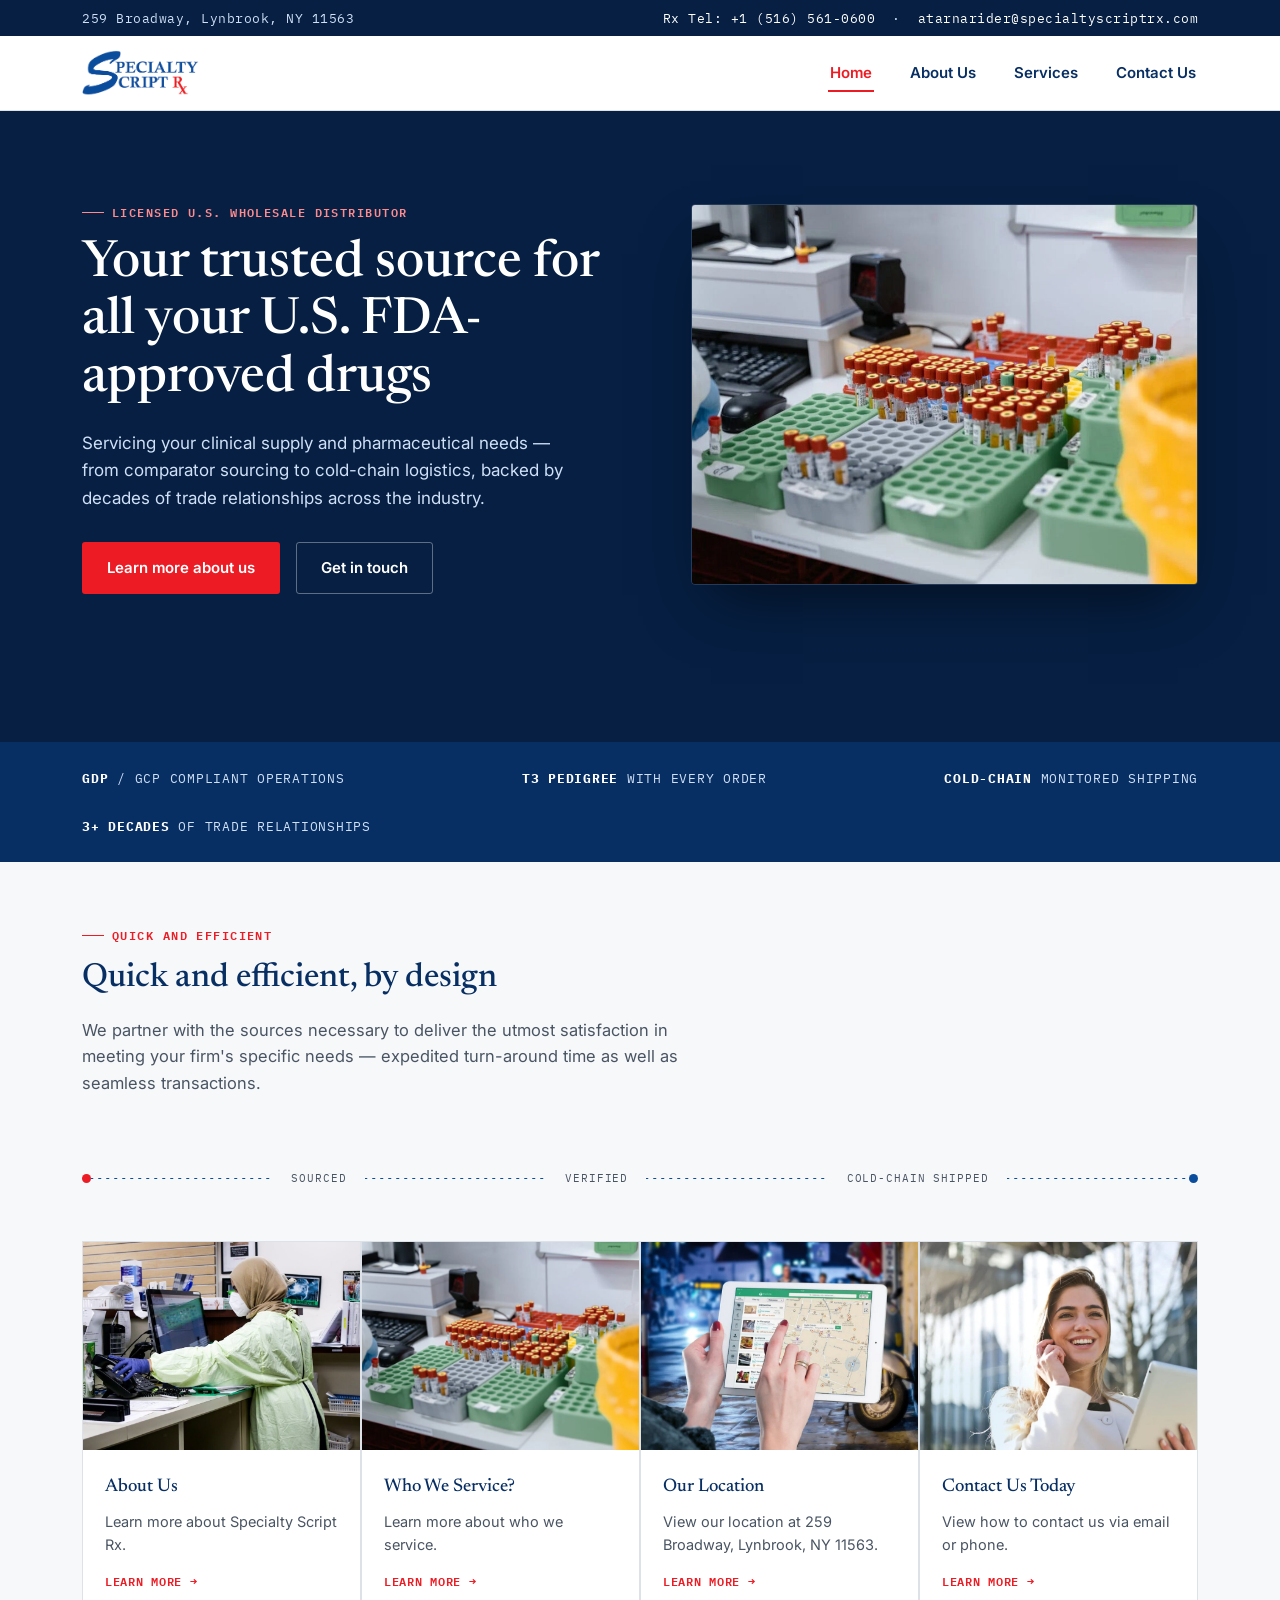
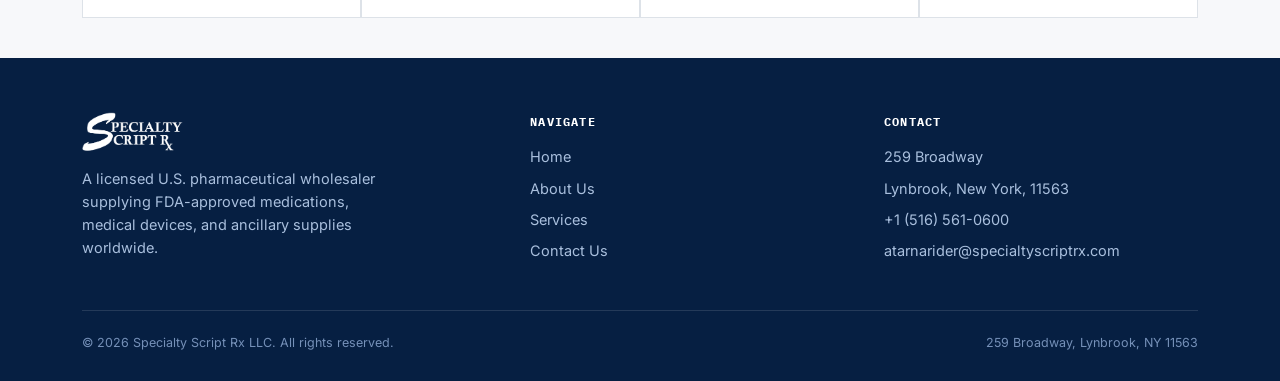
<file: index.html>
<!DOCTYPE html>
<html lang="en-US">
<head>
<meta charset="UTF-8">
<meta name="viewport" content="width=device-width, initial-scale=1.0">
<title>Specialty Script Rx — U.S. FDA-Approved Pharmaceutical Wholesale</title>
<meta name="description" content="Specialty Script Rx is a licensed U.S. pharmaceutical wholesaler supplying FDA-approved brand, generic, specialty, and orphan drugs with cold-chain logistics and clinical trial support.">
<link rel="icon" href="favicon.png">
<link rel="stylesheet" href="style.css">
</head>
<body>
<a class="skip-link" href="#main">Skip to content</a>

<div class="top-bar">
  <div class="wrap">
    <span>259 Broadway, Lynbrook, NY 11563</span>
    <span><a href="tel:+15165610600">Rx Tel: +1 (516) 561-0600</a> &nbsp;·&nbsp; <a href="mailto:atarnarider@specialtyscriptrx.com">atarnarider@specialtyscriptrx.com</a></span>
  </div>
</div>

<header class="site-header">
  <div class="wrap">
    <a class="brand" href="index.html" aria-label="Specialty Script Rx home">
      <img src="logo.png" alt="Specialty Script Rx">
    </a>
    <button class="nav-toggle" aria-expanded="false" aria-controls="main-nav">Menu</button>
    <nav class="main-nav" id="main-nav">
      <ul>
        <li><a href="index.html" aria-current="page">Home</a></li>
        <li><a href="about-us.html">About Us</a></li>
        <li><a href="services.html">Services</a></li>
        <li><a href="contact-us.html">Contact Us</a></li>
      </ul>
    </nav>
  </div>
</header>

<main id="main">

  <section class="hero">
    <div class="wrap hero-grid">
      <div>
        <span class="eyebrow">Licensed U.S. Wholesale Distributor</span>
        <h1>Your trusted source for all your U.S. FDA-approved drugs</h1>
        <p class="lede">Servicing your clinical supply and pharmaceutical needs — from comparator sourcing to cold-chain logistics, backed by decades of trade relationships across the industry.</p>
        <a class="btn btn-primary" href="about-us.html">Learn more about us</a>
        <a class="btn btn-outline" href="contact-us.html" style="margin-left:12px;">Get in touch</a>
      </div>
      <div class="hero-photo">
        <img src="hero-fda-drugs.jpg" alt="Pharmacist reviewing inventory in a clinical supply facility">
      </div>
    </div>
  </section>

  <div class="compliance-strip">
    <div class="wrap">
      <span><strong>GDP</strong> / GCP Compliant Operations</span>
      <span><strong>T3 Pedigree</strong> With Every Order</span>
      <span><strong>Cold-Chain</strong> Monitored Shipping</span>
      <span><strong>3+ Decades</strong> of Trade Relationships</span>
    </div>
  </div>

  <section class="intro-block">
    <div class="wrap">
      <span class="eyebrow">Quick and Efficient</span>
      <h2 class="section-title">Quick and efficient, by design</h2>
      <p class="section-lede">We partner with the sources necessary to deliver the utmost satisfaction in meeting your firm's specific needs — expedited turn-around time as well as seamless transactions.</p>
    </div>
  </section>

  <div class="route-divider" aria-hidden="true">
    <span class="node origin"></span>
    <span class="segment"></span>
    <span class="label">Sourced</span>
    <span class="segment"></span>
    <span class="label">Verified</span>
    <span class="segment"></span>
    <span class="label">Cold-Chain Shipped</span>
    <span class="segment"></span>
    <span class="node"></span>
  </div>

  <section class="tight">
    <div class="wrap">
      <div class="card-grid">

        <div class="card">
          <figure><img src="home-about-us.jpeg" alt="Team discussing pharmaceutical operations"></figure>
          <div class="card-body">
            <h3>About Us</h3>
            <p>Learn more about Specialty Script Rx.</p>
            <a class="card-link" href="about-us.html">Learn More →</a>
          </div>
        </div>

        <div class="card">
          <figure><img src="home-who-we-service.jpg" alt="Clinical supply professional at work"></figure>
          <div class="card-body">
            <h3>Who We Service?</h3>
            <p>Learn more about who we service.</p>
            <a class="card-link" href="services.html">Learn More →</a>
          </div>
        </div>

        <div class="card">
          <figure><img src="home-our-location.jpg" alt="Map and location tools"></figure>
          <div class="card-body">
            <h3>Our Location</h3>
            <p>View our location at 259 Broadway, Lynbrook, NY 11563.</p>
            <a class="card-link" href="contact-us.html">Learn More →</a>
          </div>
        </div>

        <div class="card">
          <figure><img src="home-contact-us.jpg" alt="Contact and support"></figure>
          <div class="card-body">
            <h3>Contact Us Today</h3>
            <p>View how to contact us via email or phone.</p>
            <a class="card-link" href="contact-us.html">Learn More →</a>
          </div>
        </div>

      </div>
    </div>
  </section>

</main>

<footer class="site-footer">
  <div class="wrap">
    <div class="footer-grid">
      <div>
        <div class="brand"><img src="logo.png" alt="Specialty Script Rx"></div>
        <p style="max-width:34ch; font-size:14.5px;">A licensed U.S. pharmaceutical wholesaler supplying FDA-approved medications, medical devices, and ancillary supplies worldwide.</p>
      </div>
      <div>
        <h4>Navigate</h4>
        <ul>
          <li><a href="index.html">Home</a></li>
          <li><a href="about-us.html">About Us</a></li>
          <li><a href="services.html">Services</a></li>
          <li><a href="contact-us.html">Contact Us</a></li>
        </ul>
      </div>
      <div>
        <h4>Contact</h4>
        <ul>
          <li>259 Broadway</li>
          <li>Lynbrook, New York, 11563</li>
          <li><a href="tel:+15165610600">+1 (516) 561-0600</a></li>
          <li><a href="mailto:atarnarider@specialtyscriptrx.com">atarnarider@specialtyscriptrx.com</a></li>
        </ul>
      </div>
    </div>
    <div class="fine-print">
      <span>© 2026 Specialty Script Rx LLC. All rights reserved.</span>
      <span>259 Broadway, Lynbrook, NY 11563</span>
    </div>
  </div>
</footer>

<script>
  document.querySelector('.nav-toggle').addEventListener('click', function () {
    var nav = document.getElementById('main-nav');
    var open = nav.classList.toggle('open');
    this.setAttribute('aria-expanded', open);
  });
</script>
</body>
</html>
</file>
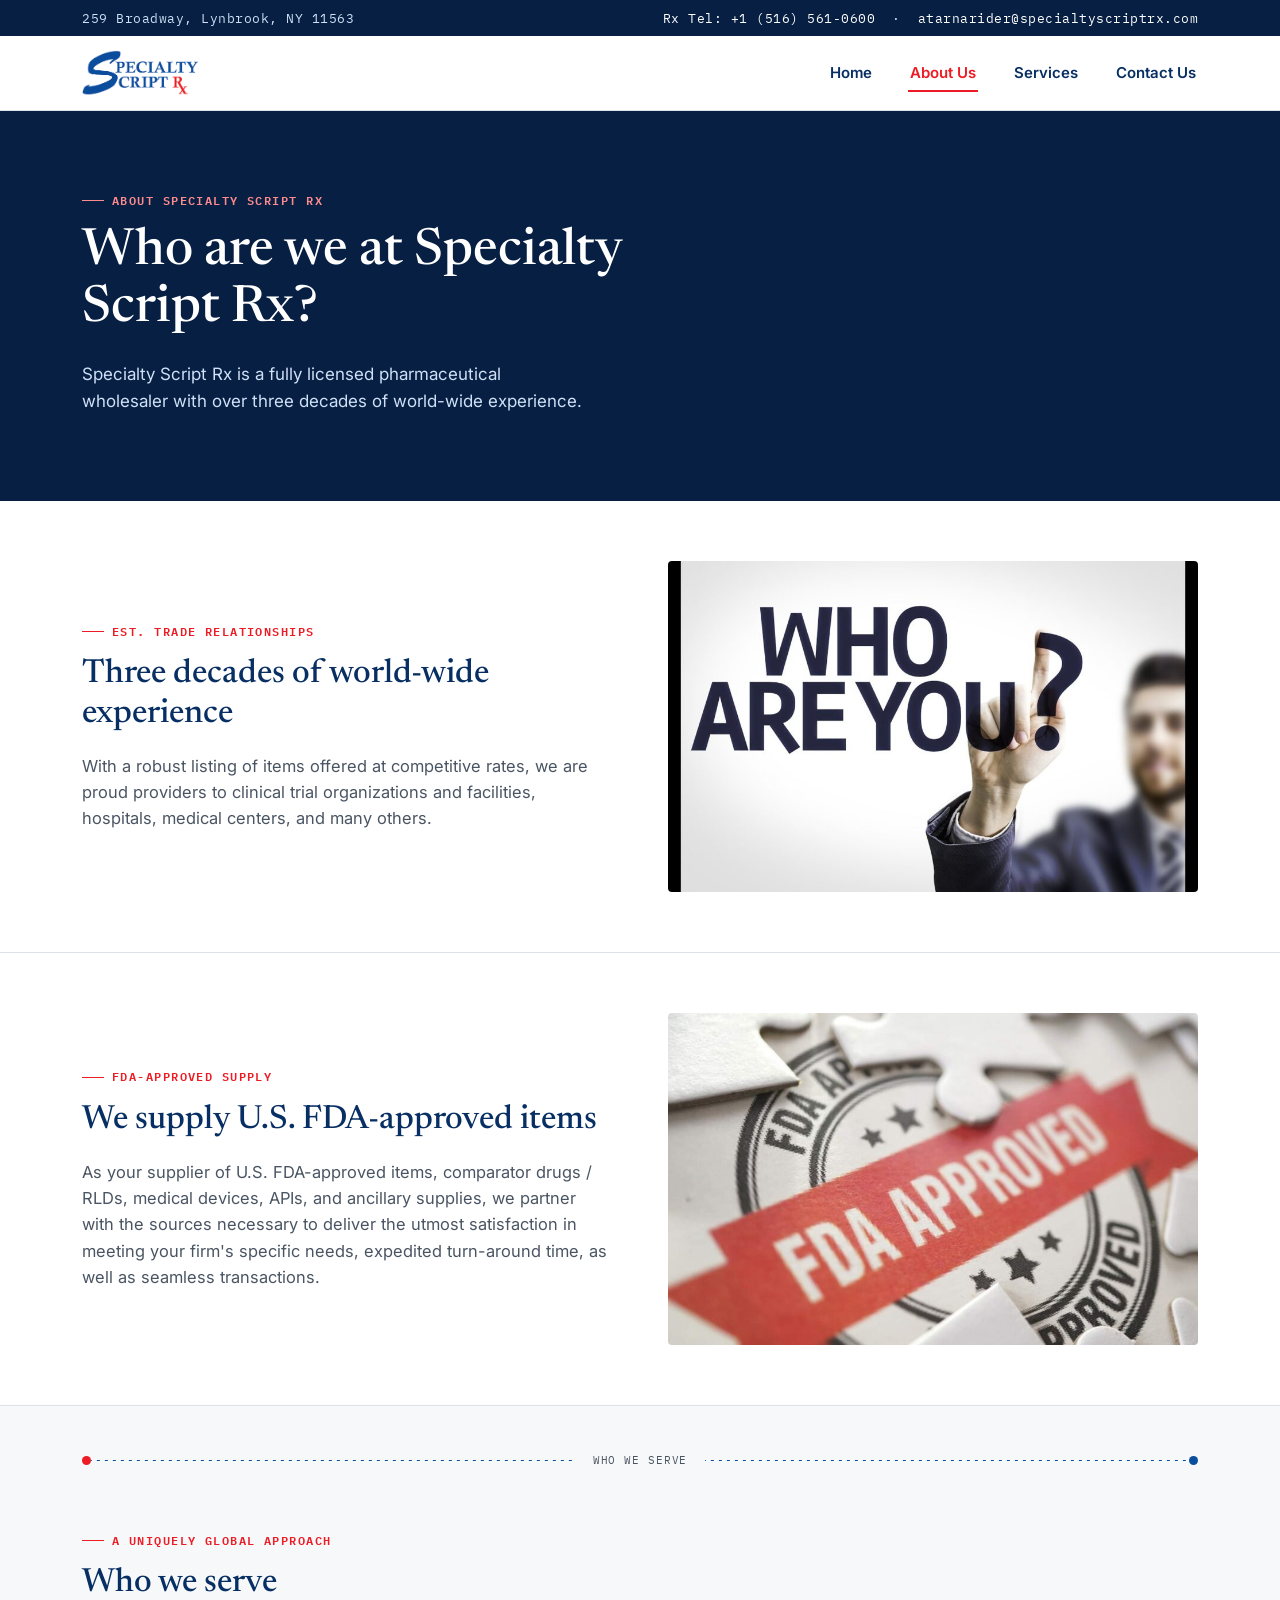
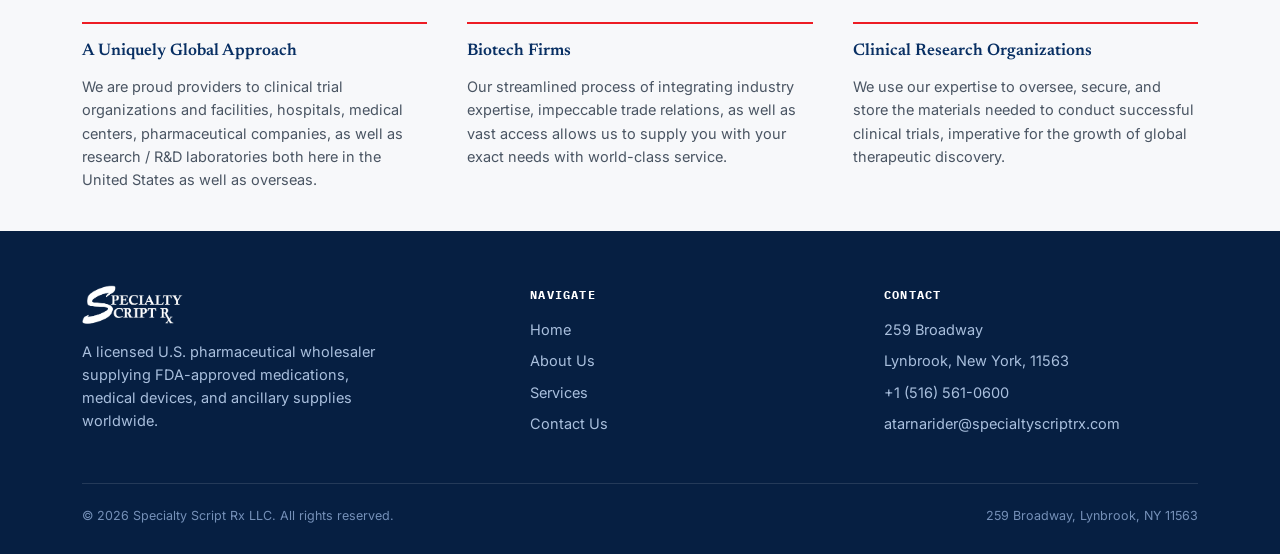
<file: about-us.html>
<!DOCTYPE html>
<html lang="en-US">
<head>
<meta charset="UTF-8">
<meta name="viewport" content="width=device-width, initial-scale=1.0">
<title>About Us — Specialty Script Rx</title>
<meta name="description" content="Specialty Script Rx is a fully licensed pharmaceutical wholesaler with over three decades of world-wide experience serving clinical trials, hospitals, and biotech firms.">
<link rel="icon" href="favicon.png">
<link rel="stylesheet" href="style.css">
</head>
<body>
<a class="skip-link" href="#main">Skip to content</a>

<div class="top-bar">
  <div class="wrap">
    <span>259 Broadway, Lynbrook, NY 11563</span>
    <span><a href="tel:+15165610600">Rx Tel: +1 (516) 561-0600</a> &nbsp;·&nbsp; <a href="mailto:atarnarider@specialtyscriptrx.com">atarnarider@specialtyscriptrx.com</a></span>
  </div>
</div>

<header class="site-header">
  <div class="wrap">
    <a class="brand" href="index.html" aria-label="Specialty Script Rx home">
      <img src="logo.png" alt="Specialty Script Rx">
    </a>
    <button class="nav-toggle" aria-expanded="false" aria-controls="main-nav">Menu</button>
    <nav class="main-nav" id="main-nav">
      <ul>
        <li><a href="index.html">Home</a></li>
        <li><a href="about-us.html" aria-current="page">About Us</a></li>
        <li><a href="services.html">Services</a></li>
        <li><a href="contact-us.html">Contact Us</a></li>
      </ul>
    </nav>
  </div>
</header>

<main id="main">

  <section class="hero" style="padding-bottom: 0;">
    <div class="wrap" style="padding: 64px 32px 56px;">
      <span class="eyebrow">About Specialty Script Rx</span>
      <h1 style="max-width: 22ch;">Who are we at Specialty Script Rx?</h1>
      <p class="lede">Specialty Script Rx is a fully licensed pharmaceutical wholesaler with over three decades of world-wide experience.</p>
    </div>
  </section>

  <section class="feature-band" style="border-top:none;">
    <div class="wrap">
      <div class="feature-split">
        <div class="feature-copy">
          <span class="eyebrow">Est. Trade Relationships</span>
          <h2 class="section-title">Three decades of world-wide experience</h2>
          <p class="section-lede">With a robust listing of items offered at competitive rates, we are proud providers to clinical trial organizations and facilities, hospitals, medical centers, and many others.</p>
        </div>
        <div class="feature-media">
          <img src="about-who-are-we.jpg" alt="Pharmaceutical distribution operations">
        </div>
      </div>
    </div>
  </section>

  <section class="feature-band" style="border-top:none;">
    <div class="wrap">
      <div class="feature-split reverse">
        <div class="feature-copy">
          <span class="eyebrow">FDA-Approved Supply</span>
          <h2 class="section-title">We supply U.S. FDA-approved items</h2>
          <p class="section-lede">As your supplier of U.S. FDA-approved items, comparator drugs / RLDs, medical devices, APIs, and ancillary supplies, we partner with the sources necessary to deliver the utmost satisfaction in meeting your firm's specific needs, expedited turn-around time, as well as seamless transactions.</p>
        </div>
        <div class="feature-media">
          <img src="about-fda-items.jpg" alt="FDA regulatory compliance and clinical supply">
        </div>
      </div>
    </div>
  </section>

  <div class="route-divider" aria-hidden="true">
    <span class="node origin"></span>
    <span class="segment"></span>
    <span class="label">Who We Serve</span>
    <span class="segment"></span>
    <span class="node"></span>
  </div>

  <section class="tight">
    <div class="wrap">
      <span class="eyebrow">A Uniquely Global Approach</span>
      <h2 class="section-title">Who we serve</h2>
      <div class="capability-trio">
        <div>
          <h3>A Uniquely Global Approach</h3>
          <p>We are proud providers to clinical trial organizations and facilities, hospitals, medical centers, pharmaceutical companies, as well as research / R&amp;D laboratories both here in the United States as well as overseas.</p>
        </div>
        <div>
          <h3>Biotech Firms</h3>
          <p>Our streamlined process of integrating industry expertise, impeccable trade relations, as well as vast access allows us to supply you with your exact needs with world-class service.</p>
        </div>
        <div>
          <h3>Clinical Research Organizations</h3>
          <p>We use our expertise to oversee, secure, and store the materials needed to conduct successful clinical trials, imperative for the growth of global therapeutic discovery.</p>
        </div>
      </div>
    </div>
  </section>

</main>

<footer class="site-footer">
  <div class="wrap">
    <div class="footer-grid">
      <div>
        <div class="brand"><img src="logo.png" alt="Specialty Script Rx"></div>
        <p style="max-width:34ch; font-size:14.5px;">A licensed U.S. pharmaceutical wholesaler supplying FDA-approved medications, medical devices, and ancillary supplies worldwide.</p>
      </div>
      <div>
        <h4>Navigate</h4>
        <ul>
          <li><a href="index.html">Home</a></li>
          <li><a href="about-us.html">About Us</a></li>
          <li><a href="services.html">Services</a></li>
          <li><a href="contact-us.html">Contact Us</a></li>
        </ul>
      </div>
      <div>
        <h4>Contact</h4>
        <ul>
          <li>259 Broadway</li>
          <li>Lynbrook, New York, 11563</li>
          <li><a href="tel:+15165610600">+1 (516) 561-0600</a></li>
          <li><a href="mailto:atarnarider@specialtyscriptrx.com">atarnarider@specialtyscriptrx.com</a></li>
        </ul>
      </div>
    </div>
    <div class="fine-print">
      <span>© 2026 Specialty Script Rx LLC. All rights reserved.</span>
      <span>259 Broadway, Lynbrook, NY 11563</span>
    </div>
  </div>
</footer>

<script>
  document.querySelector('.nav-toggle').addEventListener('click', function () {
    var nav = document.getElementById('main-nav');
    var open = nav.classList.toggle('open');
    this.setAttribute('aria-expanded', open);
  });
</script>
</body>
</html>
</file>
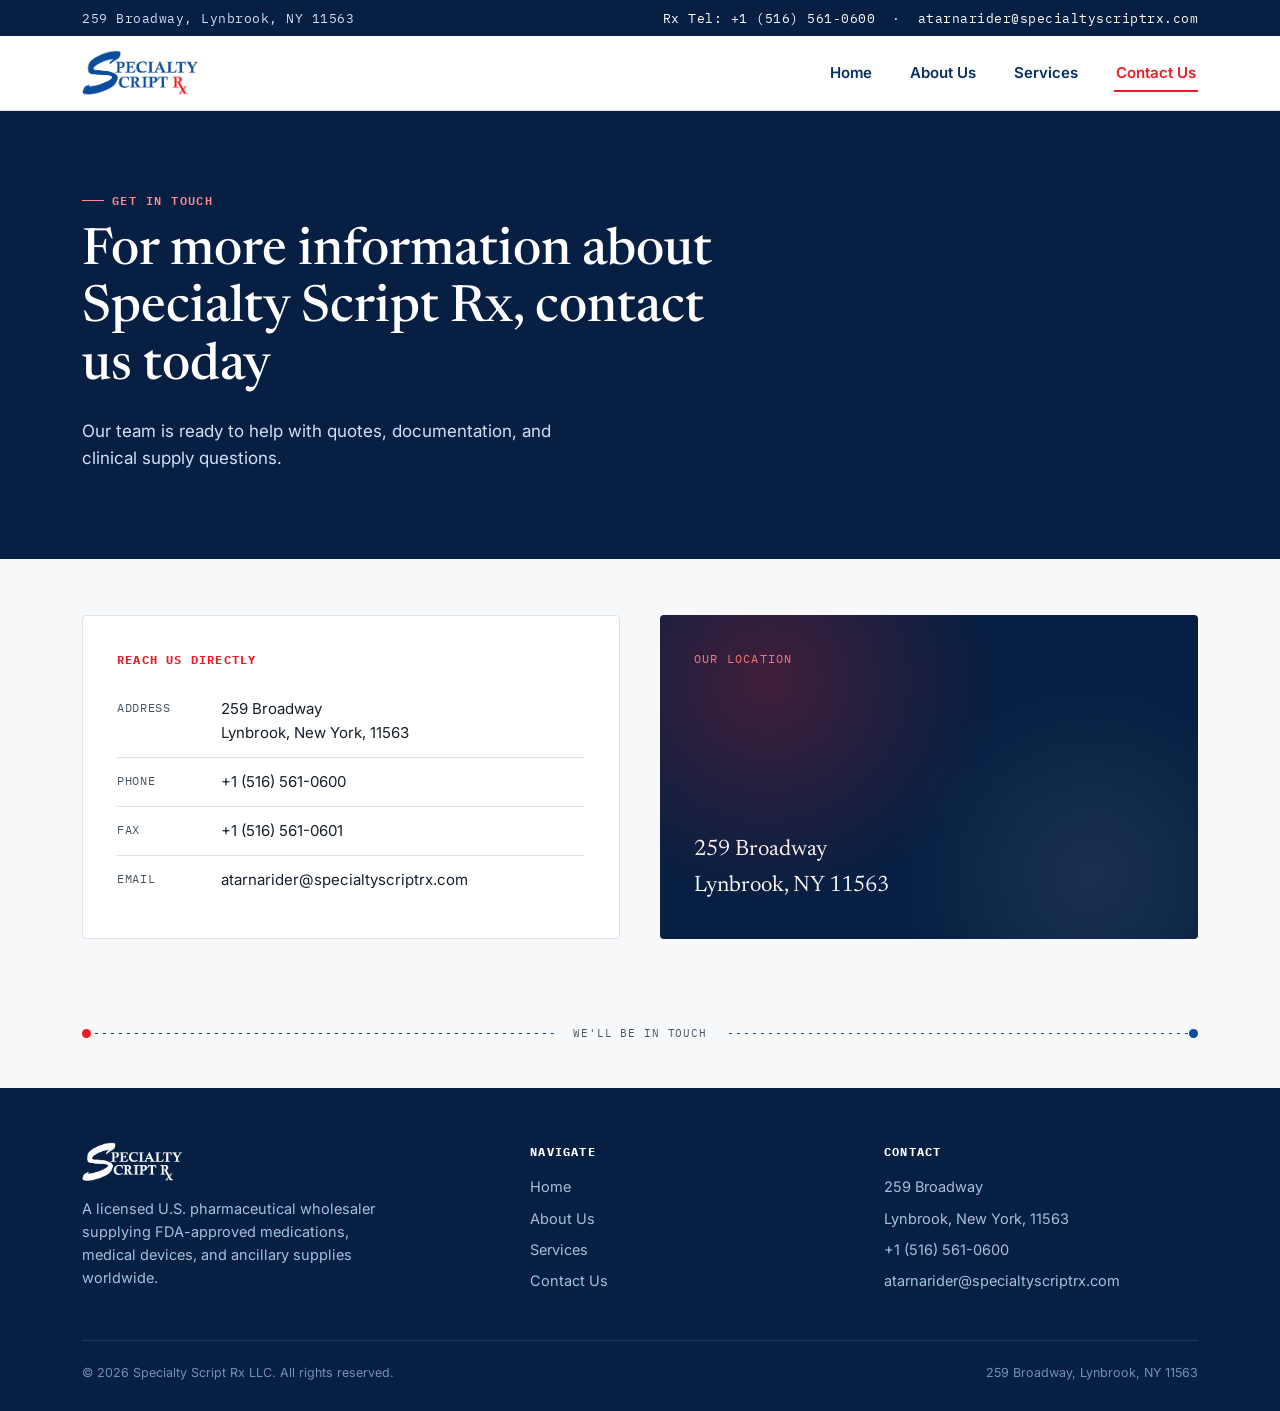
<file: contact-us.html>
<!DOCTYPE html>
<html lang="en-US">
<head>
<meta charset="UTF-8">
<meta name="viewport" content="width=device-width, initial-scale=1.0">
<title>Contact Us — Specialty Script Rx</title>
<meta name="description" content="Contact Specialty Script Rx at 259 Broadway, Lynbrook, New York, 11563 — +1 (516) 561-0600.">
<link rel="icon" href="favicon.png">
<link rel="stylesheet" href="style.css">
</head>
<body>
<a class="skip-link" href="#main">Skip to content</a>

<div class="top-bar">
  <div class="wrap">
    <span>259 Broadway, Lynbrook, NY 11563</span>
    <span><a href="tel:+15165610600">Rx Tel: +1 (516) 561-0600</a> &nbsp;·&nbsp; <a href="mailto:atarnarider@specialtyscriptrx.com">atarnarider@specialtyscriptrx.com</a></span>
  </div>
</div>

<header class="site-header">
  <div class="wrap">
    <a class="brand" href="index.html" aria-label="Specialty Script Rx home">
      <img src="logo.png" alt="Specialty Script Rx">
    </a>
    <button class="nav-toggle" aria-expanded="false" aria-controls="main-nav">Menu</button>
    <nav class="main-nav" id="main-nav">
      <ul>
        <li><a href="index.html">Home</a></li>
        <li><a href="about-us.html">About Us</a></li>
        <li><a href="services.html">Services</a></li>
        <li><a href="contact-us.html" aria-current="page">Contact Us</a></li>
      </ul>
    </nav>
  </div>
</header>

<main id="main">

  <section class="hero" style="padding-bottom: 0;">
    <div class="wrap" style="padding: 64px 32px 56px;">
      <span class="eyebrow">Get In Touch</span>
      <h1 style="max-width: 22ch;">For more information about Specialty Script Rx, contact us today</h1>
      <p class="lede">Our team is ready to help with quotes, documentation, and clinical supply questions.</p>
    </div>
  </section>

  <section class="tight" style="padding-top: 56px;">
    <div class="wrap">
      <div class="contact-grid">

        <div class="contact-card">
          <h3>Reach Us Directly</h3>
          <div class="contact-line">
            <span class="k">Address</span>
            <span>259 Broadway<br>Lynbrook, New York, 11563</span>
          </div>
          <div class="contact-line">
            <span class="k">Phone</span>
            <a href="tel:+15165610600">+1 (516) 561-0600</a>
          </div>
          <div class="contact-line">
            <span class="k">Fax</span>
            <span>+1 (516) 561-0601</span>
          </div>
          <div class="contact-line">
            <span class="k">Email</span>
            <a href="mailto:atarnarider@specialtyscriptrx.com">atarnarider@specialtyscriptrx.com</a>
          </div>
        </div>

        <div class="location-visual">
          <span class="pin">Our Location</span>
          <div>
            <div class="addr">259 Broadway<br>Lynbrook, NY 11563</div>
          </div>
        </div>

      </div>
    </div>
  </section>

  <div class="route-divider" aria-hidden="true">
    <span class="node origin"></span>
    <span class="segment"></span>
    <span class="label">We'll Be In Touch</span>
    <span class="segment"></span>
    <span class="node"></span>
  </div>

</main>

<footer class="site-footer">
  <div class="wrap">
    <div class="footer-grid">
      <div>
        <div class="brand"><img src="logo.png" alt="Specialty Script Rx"></div>
        <p style="max-width:34ch; font-size:14.5px;">A licensed U.S. pharmaceutical wholesaler supplying FDA-approved medications, medical devices, and ancillary supplies worldwide.</p>
      </div>
      <div>
        <h4>Navigate</h4>
        <ul>
          <li><a href="index.html">Home</a></li>
          <li><a href="about-us.html">About Us</a></li>
          <li><a href="services.html">Services</a></li>
          <li><a href="contact-us.html">Contact Us</a></li>
        </ul>
      </div>
      <div>
        <h4>Contact</h4>
        <ul>
          <li>259 Broadway</li>
          <li>Lynbrook, New York, 11563</li>
          <li><a href="tel:+15165610600">+1 (516) 561-0600</a></li>
          <li><a href="mailto:atarnarider@specialtyscriptrx.com">atarnarider@specialtyscriptrx.com</a></li>
        </ul>
      </div>
    </div>
    <div class="fine-print">
      <span>© 2026 Specialty Script Rx LLC. All rights reserved.</span>
      <span>259 Broadway, Lynbrook, NY 11563</span>
    </div>
  </div>
</footer>

<script>
  document.querySelector('.nav-toggle').addEventListener('click', function () {
    var nav = document.getElementById('main-nav');
    var open = nav.classList.toggle('open');
    this.setAttribute('aria-expanded', open);
  });
</script>
</body>
</html>
</file>
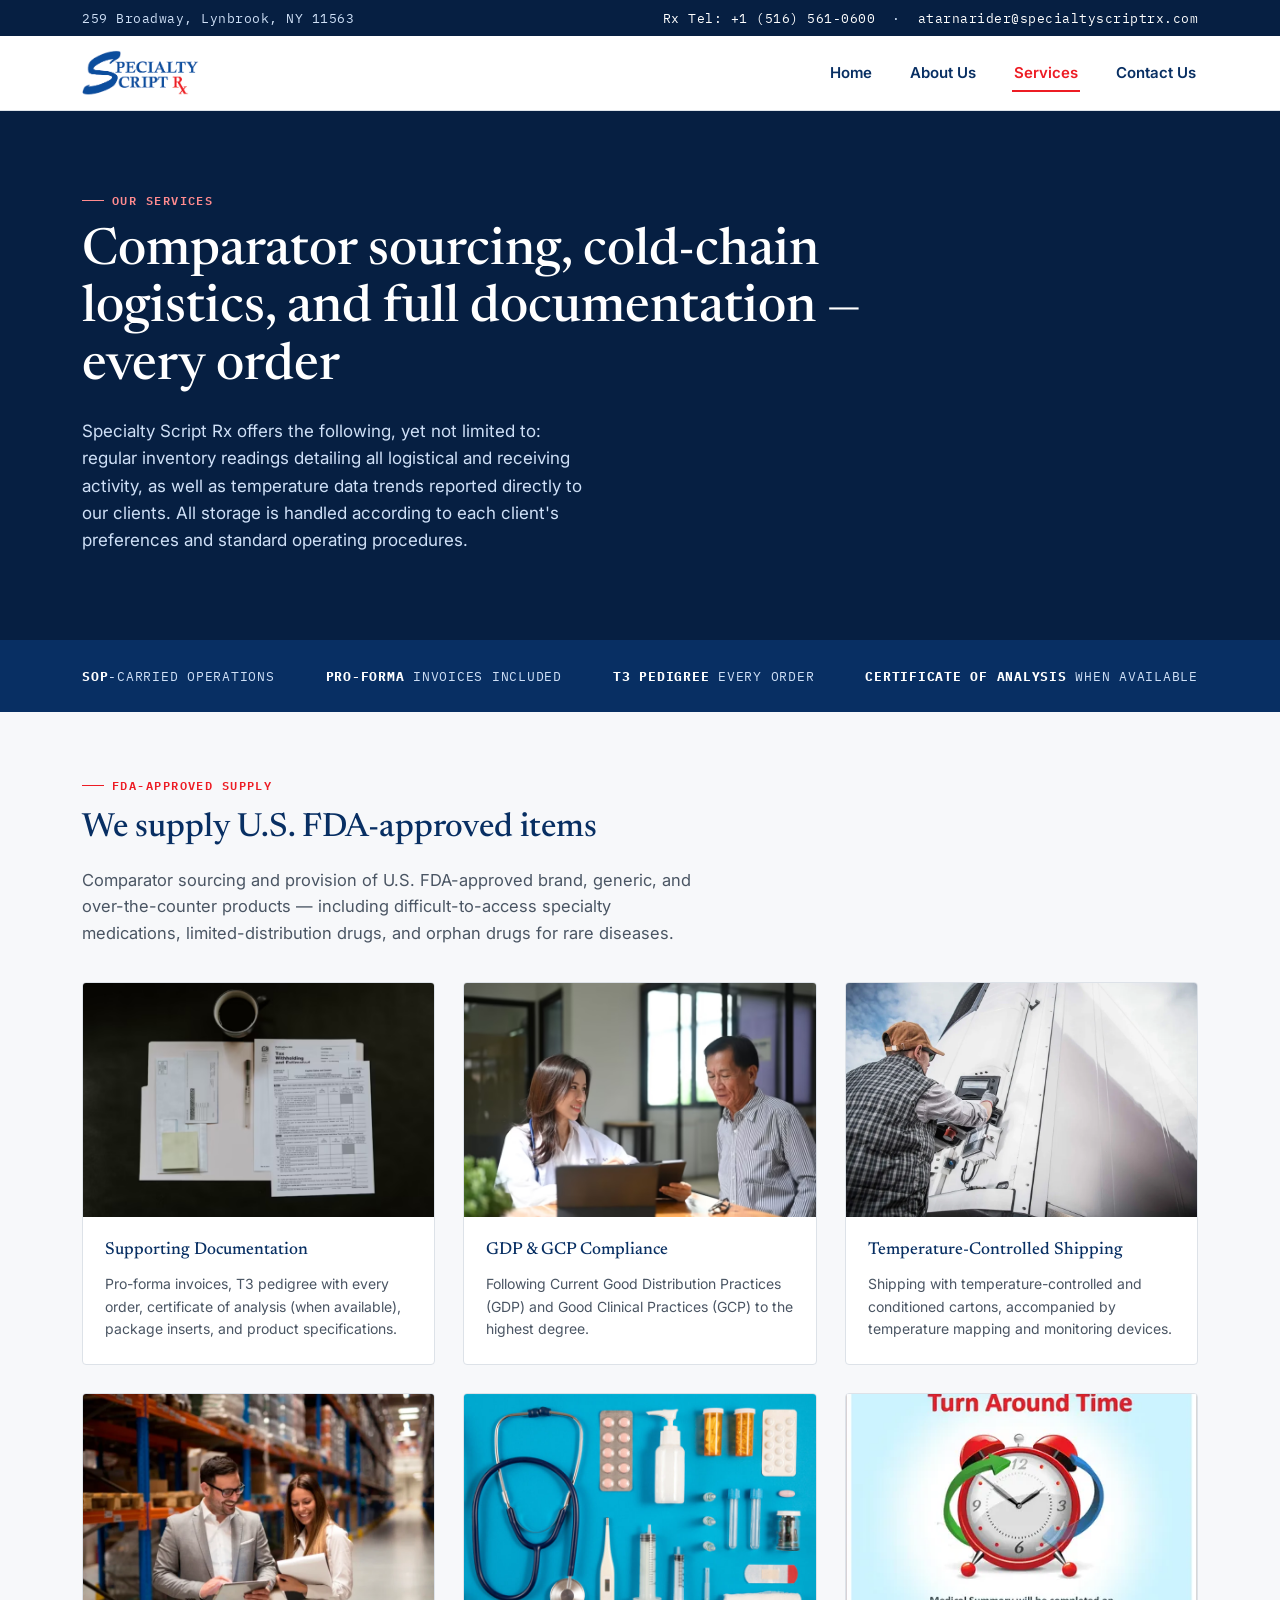
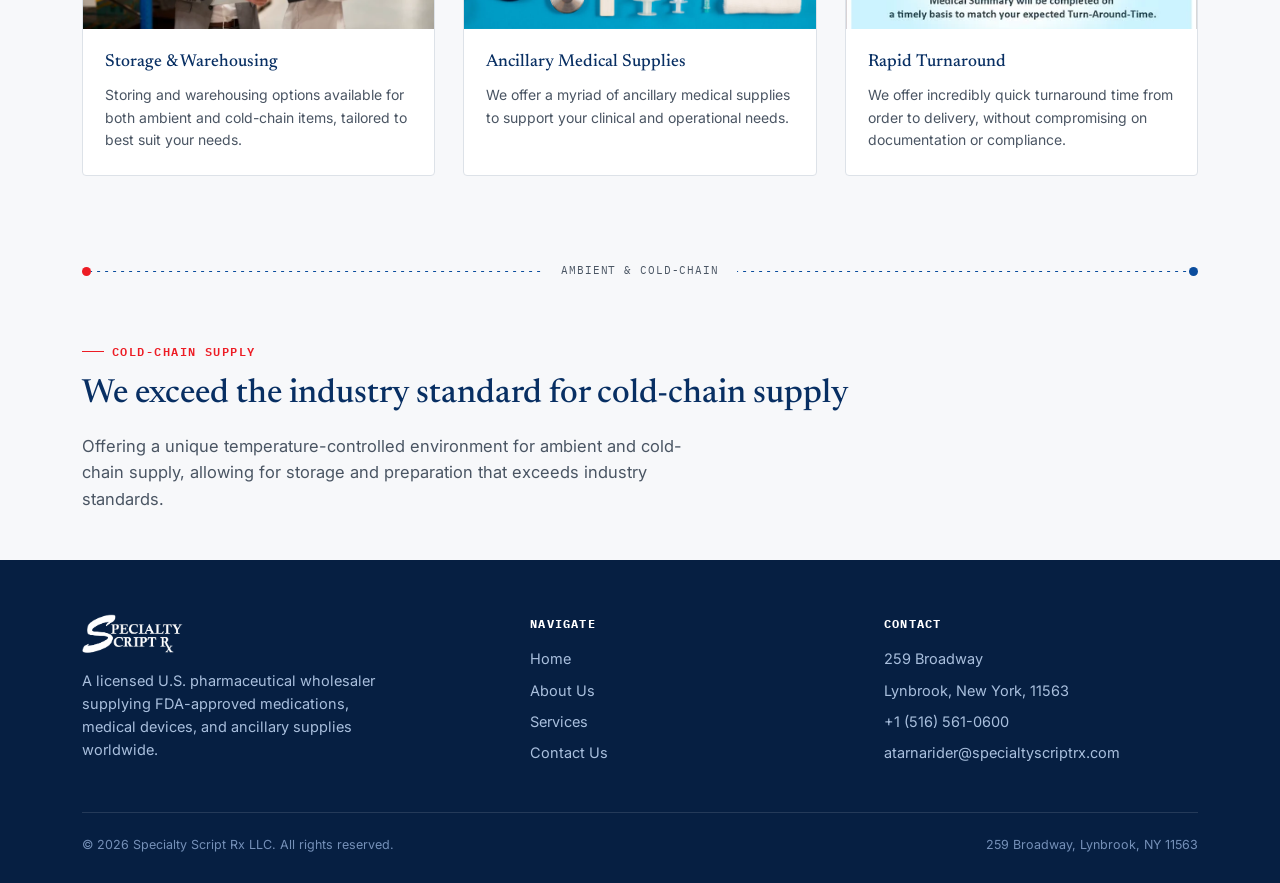
<file: services.html>
<!DOCTYPE html>
<html lang="en-US">
<head>
<meta charset="UTF-8">
<meta name="viewport" content="width=device-width, initial-scale=1.0">
<title>Services — Specialty Script Rx</title>
<meta name="description" content="Comparator sourcing, FDA-approved brand and generic products, cold-chain logistics, and GDP/GCP-compliant operations from Specialty Script Rx.">
<link rel="icon" href="favicon.png">
<link rel="stylesheet" href="style.css">
</head>
<body>
<a class="skip-link" href="#main">Skip to content</a>

<div class="top-bar">
  <div class="wrap">
    <span>259 Broadway, Lynbrook, NY 11563</span>
    <span><a href="tel:+15165610600">Rx Tel: +1 (516) 561-0600</a> &nbsp;·&nbsp; <a href="mailto:atarnarider@specialtyscriptrx.com">atarnarider@specialtyscriptrx.com</a></span>
  </div>
</div>

<header class="site-header">
  <div class="wrap">
    <a class="brand" href="index.html" aria-label="Specialty Script Rx home">
      <img src="logo.png" alt="Specialty Script Rx">
    </a>
    <button class="nav-toggle" aria-expanded="false" aria-controls="main-nav">Menu</button>
    <nav class="main-nav" id="main-nav">
      <ul>
        <li><a href="index.html">Home</a></li>
        <li><a href="about-us.html">About Us</a></li>
        <li><a href="services.html" aria-current="page">Services</a></li>
        <li><a href="contact-us.html">Contact Us</a></li>
      </ul>
    </nav>
  </div>
</header>

<main id="main">

  <section class="hero" style="padding-bottom: 0;">
    <div class="wrap" style="padding: 64px 32px 56px;">
      <span class="eyebrow">Our Services</span>
      <h1 style="max-width: 26ch;">Comparator sourcing, cold-chain logistics, and full documentation — every order</h1>
      <p class="lede">Specialty Script Rx offers the following, yet not limited to: regular inventory readings detailing all logistical and receiving activity, as well as temperature data trends reported directly to our clients. All storage is handled according to each client's preferences and standard operating procedures.</p>
    </div>
  </section>

  <div class="compliance-strip">
    <div class="wrap">
      <span><strong>SOP</strong>-Carried Operations</span>
      <span><strong>Pro-Forma</strong> Invoices Included</span>
      <span><strong>T3 Pedigree</strong> Every Order</span>
      <span><strong>Certificate of Analysis</strong> When Available</span>
    </div>
  </div>

  <section class="intro-block">
    <div class="wrap">
      <span class="eyebrow">FDA-Approved Supply</span>
      <h2 class="section-title">We supply U.S. FDA-approved items</h2>
      <p class="section-lede">Comparator sourcing and provision of U.S. FDA-approved brand, generic, and over-the-counter products — including difficult-to-access specialty medications, limited-distribution drugs, and orphan drugs for rare diseases.</p>
    </div>
  </section>

  <section class="tight">
    <div class="wrap">
      <div class="service-grid">

        <div class="service-card">
          <figure><img src="services-documentation.avif" alt="Supporting documentation and pedigree paperwork"></figure>
          <div class="body">
            <h3>Supporting Documentation</h3>
            <p>Pro-forma invoices, T3 pedigree with every order, certificate of analysis (when available), package inserts, and product specifications.</p>
          </div>
        </div>

        <div class="service-card">
          <figure><img src="services-gdp-gcp.avif" alt="Regulatory compliance documentation"></figure>
          <div class="body">
            <h3>GDP &amp; GCP Compliance</h3>
            <p>Following Current Good Distribution Practices (GDP) and Good Clinical Practices (GCP) to the highest degree.</p>
          </div>
        </div>

        <div class="service-card">
          <figure><img src="services-cold-chain.webp" alt="Temperature-controlled shipping carton"></figure>
          <div class="body">
            <h3>Temperature-Controlled Shipping</h3>
            <p>Shipping with temperature-controlled and conditioned cartons, accompanied by temperature mapping and monitoring devices.</p>
          </div>
        </div>

        <div class="service-card">
          <figure><img src="services-warehousing.webp" alt="Warehouse storage facility"></figure>
          <div class="body">
            <h3>Storage &amp; Warehousing</h3>
            <p>Storing and warehousing options available for both ambient and cold-chain items, tailored to best suit your needs.</p>
          </div>
        </div>

        <div class="service-card">
          <figure><img src="services-ancillary.jpg" alt="Ancillary medical supplies"></figure>
          <div class="body">
            <h3>Ancillary Medical Supplies</h3>
            <p>We offer a myriad of ancillary medical supplies to support your clinical and operational needs.</p>
          </div>
        </div>

        <div class="service-card">
          <figure><img src="services-turnaround.webp" alt="Fast turnaround logistics"></figure>
          <div class="body">
            <h3>Rapid Turnaround</h3>
            <p>We offer incredibly quick turnaround time from order to delivery, without compromising on documentation or compliance.</p>
          </div>
        </div>

      </div>
    </div>
  </section>

  <div class="route-divider" aria-hidden="true">
    <span class="node origin"></span>
    <span class="segment"></span>
    <span class="label">Ambient &amp; Cold-Chain</span>
    <span class="segment"></span>
    <span class="node"></span>
  </div>

  <section class="tight">
    <div class="wrap">
      <span class="eyebrow">Cold-Chain Supply</span>
      <h2 class="section-title">We exceed the industry standard for cold-chain supply</h2>
      <p class="section-lede">Offering a unique temperature-controlled environment for ambient and cold-chain supply, allowing for storage and preparation that exceeds industry standards.</p>
    </div>
  </section>

</main>

<footer class="site-footer">
  <div class="wrap">
    <div class="footer-grid">
      <div>
        <div class="brand"><img src="logo.png" alt="Specialty Script Rx"></div>
        <p style="max-width:34ch; font-size:14.5px;">A licensed U.S. pharmaceutical wholesaler supplying FDA-approved medications, medical devices, and ancillary supplies worldwide.</p>
      </div>
      <div>
        <h4>Navigate</h4>
        <ul>
          <li><a href="index.html">Home</a></li>
          <li><a href="about-us.html">About Us</a></li>
          <li><a href="services.html">Services</a></li>
          <li><a href="contact-us.html">Contact Us</a></li>
        </ul>
      </div>
      <div>
        <h4>Contact</h4>
        <ul>
          <li>259 Broadway</li>
          <li>Lynbrook, New York, 11563</li>
          <li><a href="tel:+15165610600">+1 (516) 561-0600</a></li>
          <li><a href="mailto:atarnarider@specialtyscriptrx.com">atarnarider@specialtyscriptrx.com</a></li>
        </ul>
      </div>
    </div>
    <div class="fine-print">
      <span>© 2026 Specialty Script Rx LLC. All rights reserved.</span>
      <span>259 Broadway, Lynbrook, NY 11563</span>
    </div>
  </div>
</footer>

<script>
  document.querySelector('.nav-toggle').addEventListener('click', function () {
    var nav = document.getElementById('main-nav');
    var open = nav.classList.toggle('open');
    this.setAttribute('aria-expanded', open);
  });
</script>
</body>
</html>
</file>
<file: style.css>
/* ============================================================
   Specialty Script Rx — design tokens
   Brand blue/red sampled directly from the company's own logo.
   ============================================================ */

@import url('https://fonts.googleapis.com/css2?family=Newsreader:ital,opsz,wght@0,6..72,400;0,6..72,500;0,6..72,600;1,6..72,400&family=Inter:wght@400;500;600;700&family=IBM+Plex+Mono:wght@500;600&display=swap');

:root {
  --brand-blue: #0b4d9d;
  --brand-blue-dark: #082f63;
  --brand-blue-darker: #061f42;
  --brand-red: #ed1c24;
  --ink: #16202b;
  --ink-soft: #4a5563;
  --paper: #f7f8fa;
  --paper-raised: #ffffff;
  --line: #dde2e8;

  --font-display: 'Newsreader', Georgia, serif;
  --font-body: 'Inter', -apple-system, BlinkMacSystemFont, sans-serif;
  --font-mono: 'IBM Plex Mono', ui-monospace, monospace;

  --max-width: 1180px;
}

* { box-sizing: border-box; }

html { scroll-behavior: smooth; }

body {
  margin: 0;
  font-family: var(--font-body);
  color: var(--ink);
  background: var(--paper);
  line-height: 1.6;
  -webkit-font-smoothing: antialiased;
}

img { max-width: 100%; display: block; }

a { color: inherit; text-decoration: none; }

.wrap {
  max-width: var(--max-width);
  margin: 0 auto;
  padding: 0 32px;
}

/* ---------- Skip link / accessibility ---------- */
.skip-link {
  position: absolute;
  left: -9999px;
  top: 0;
  background: var(--brand-blue);
  color: #fff;
  padding: 12px 20px;
  z-index: 1000;
}
.skip-link:focus {
  left: 16px;
  top: 16px;
}

:focus-visible {
  outline: 3px solid var(--brand-red);
  outline-offset: 2px;
}

@media (prefers-reduced-motion: reduce) {
  * { animation-duration: 0.001ms !important; animation-iteration-count: 1 !important; transition-duration: 0.001ms !important; scroll-behavior: auto !important; }
}

/* ============================================================
   Header
   ============================================================ */

.top-bar {
  background: var(--brand-blue-darker);
  color: #cfe0f7;
  font-family: var(--font-mono);
  font-size: 12.5px;
  letter-spacing: 0.04em;
}
.top-bar .wrap {
  display: flex;
  justify-content: space-between;
  align-items: center;
  padding-top: 8px;
  padding-bottom: 8px;
  flex-wrap: wrap;
  gap: 6px;
}
.top-bar a { color: #fff; }
.top-bar a:hover { color: var(--brand-red); }

header.site-header {
  background: #fff;
  border-bottom: 1px solid var(--line);
  position: sticky;
  top: 0;
  z-index: 100;
}
header.site-header .wrap {
  display: flex;
  align-items: center;
  justify-content: space-between;
  padding-top: 14px;
  padding-bottom: 14px;
}
.brand img { height: 46px; width: auto; }

nav.main-nav ul {
  list-style: none;
  display: flex;
  gap: 34px;
  margin: 0;
  padding: 0;
}
nav.main-nav a {
  font-size: 15px;
  font-weight: 600;
  color: var(--brand-blue-dark);
  padding: 8px 2px;
  border-bottom: 2px solid transparent;
  transition: border-color 0.15s ease, color 0.15s ease;
}
nav.main-nav a:hover,
nav.main-nav a[aria-current="page"] {
  border-bottom-color: var(--brand-red);
  color: var(--brand-red);
}

.nav-toggle {
  display: none;
  background: none;
  border: 1px solid var(--line);
  border-radius: 6px;
  padding: 8px 10px;
  font-family: var(--font-body);
  font-weight: 600;
  color: var(--brand-blue-dark);
}

@media (max-width: 760px) {
  nav.main-nav { display: none; width: 100%; }
  nav.main-nav.open { display: block; }
  nav.main-nav ul { flex-direction: column; gap: 4px; padding: 16px 0; }
  header.site-header .wrap { flex-wrap: wrap; }
  .nav-toggle { display: inline-block; }
}

/* ============================================================
   Eyebrow / mono labels — the "shipment manifest" motif
   ============================================================ */

.eyebrow {
  font-family: var(--font-mono);
  font-size: 12px;
  font-weight: 600;
  letter-spacing: 0.12em;
  text-transform: uppercase;
  color: var(--brand-red);
  display: inline-flex;
  align-items: center;
  gap: 8px;
  margin-bottom: 14px;
}
.eyebrow::before {
  content: "";
  width: 22px;
  height: 1px;
  background: var(--brand-red);
  display: inline-block;
}

/* ---------- Chain-of-custody divider ---------- */
/* A signature element: a dotted shipment route with checkpoint
   nodes, echoing the cold-chain / pedigree tracking language
   used throughout the company's own service copy. */

.route-divider {
  display: flex;
  align-items: center;
  gap: 0;
  margin: 0 auto;
  max-width: var(--max-width);
  padding: 46px 32px;
}
.route-divider .node {
  flex: none;
  width: 9px;
  height: 9px;
  border-radius: 50%;
  background: var(--brand-blue);
  position: relative;
}
.route-divider .node.origin { background: var(--brand-red); }
.route-divider .segment {
  flex: 1;
  height: 1px;
  background-image: linear-gradient(to right, var(--brand-blue) 40%, rgba(0,0,0,0) 0%);
  background-position: bottom;
  background-size: 8px 1px;
  background-repeat: repeat-x;
  position: relative;
}
.route-divider .label {
  flex: none;
  font-family: var(--font-mono);
  font-size: 11px;
  letter-spacing: 0.08em;
  text-transform: uppercase;
  color: var(--ink-soft);
  padding: 0 18px;
  white-space: nowrap;
}

/* ============================================================
   Hero
   ============================================================ */

.hero {
  position: relative;
  background: var(--brand-blue-darker);
  color: #fff;
  overflow: hidden;
}
.hero-grid {
  display: grid;
  grid-template-columns: 1.05fr 0.95fr;
  align-items: center;
  gap: 48px;
  padding: 76px 32px 64px;
}
.hero h1 {
  font-family: var(--font-display);
  font-weight: 500;
  font-size: clamp(2.1rem, 4vw, 3.2rem);
  line-height: 1.12;
  margin: 0 0 22px;
  color: #fff;
}
.hero p.lede {
  font-size: 17px;
  color: #cfe0f7;
  max-width: 46ch;
  margin: 0 0 30px;
}
.hero .eyebrow { color: #ff8b8f; }
.hero .eyebrow::before { background: #ff8b8f; }

.hero-photo {
  border-radius: 4px;
  overflow: hidden;
  box-shadow: 0 30px 60px -20px rgba(0,0,0,0.55);
  border: 1px solid rgba(255,255,255,0.12);
}
.hero-photo img { width: 100%; height: 100%; object-fit: cover; aspect-ratio: 4/3; }

@media (max-width: 860px) {
  .hero-grid { grid-template-columns: 1fr; padding-top: 48px; }
}

/* ============================================================
   Buttons
   ============================================================ */

.btn {
  display: inline-flex;
  align-items: center;
  gap: 10px;
  font-weight: 600;
  font-size: 15px;
  padding: 13px 24px;
  border-radius: 3px;
  border: 1px solid transparent;
  transition: all 0.15s ease;
}
.btn-primary {
  background: var(--brand-red);
  color: #fff;
}
.btn-primary:hover { background: #c81119; }
.btn-outline {
  background: transparent;
  border-color: rgba(255,255,255,0.35);
  color: #fff;
}
.btn-outline:hover { border-color: #fff; }
.btn-ghost {
  color: var(--brand-blue-dark);
  border: 1px solid var(--line);
  background: #fff;
}
.btn-ghost:hover { border-color: var(--brand-blue); color: var(--brand-blue); }

/* ============================================================
   Sections / typography
   ============================================================ */

section { padding: 8px 0 84px; }
section.tight { padding-bottom: 40px; }

h2.section-title {
  font-family: var(--font-display);
  font-weight: 500;
  font-size: clamp(1.7rem, 2.6vw, 2.3rem);
  color: var(--brand-blue-dark);
  margin: 0 0 18px;
  line-height: 1.2;
}
p.section-lede {
  font-size: 16.5px;
  color: var(--ink-soft);
  max-width: 62ch;
  margin: 0 0 8px;
}

.intro-block {
  padding-top: 56px;
  padding-bottom: 20px;
}

/* ---------- Card grid (home + services) ---------- */

.card-grid {
  display: grid;
  grid-template-columns: repeat(4, 1fr);
  gap: 2px;
  background: var(--line);
  border: 1px solid var(--line);
}
.card {
  background: #fff;
  display: flex;
  flex-direction: column;
}
.card figure {
  margin: 0;
  aspect-ratio: 4/3;
  overflow: hidden;
  background: var(--paper);
}
.card figure img {
  width: 100%;
  height: 100%;
  object-fit: cover;
  transition: transform 0.4s ease;
}
.card:hover figure img { transform: scale(1.04); }
.card .card-body {
  padding: 22px 22px 26px;
  flex: 1;
  display: flex;
  flex-direction: column;
}
.card h3 {
  font-family: var(--font-display);
  font-weight: 500;
  font-size: 1.15rem;
  color: var(--brand-blue-dark);
  margin: 0 0 8px;
}
.card p {
  font-size: 14.5px;
  color: var(--ink-soft);
  margin: 0 0 16px;
  flex: 1;
}
.card .card-link {
  font-family: var(--font-mono);
  font-size: 12px;
  font-weight: 600;
  letter-spacing: 0.06em;
  text-transform: uppercase;
  color: var(--brand-red);
}
.card .card-link:hover { text-decoration: underline; }

@media (max-width: 980px) {
  .card-grid { grid-template-columns: repeat(2, 1fr); }
}
@media (max-width: 560px) {
  .card-grid { grid-template-columns: 1fr; }
}

/* ---------- Services grid: 6 cards ---------- */

.service-grid {
  display: grid;
  grid-template-columns: repeat(3, 1fr);
  gap: 28px;
}
.service-card {
  background: #fff;
  border: 1px solid var(--line);
  border-radius: 4px;
  overflow: hidden;
}
.service-card figure { margin: 0; aspect-ratio: 3/2; overflow: hidden; }
.service-card figure img { width: 100%; height: 100%; object-fit: cover; }
.service-card .body { padding: 20px 22px 24px; }
.service-card h3 {
  font-family: var(--font-display);
  font-size: 1.08rem;
  font-weight: 500;
  color: var(--brand-blue-dark);
  margin: 0 0 8px;
}
.service-card p { font-size: 14px; color: var(--ink-soft); margin: 0; }

@media (max-width: 900px) {
  .service-grid { grid-template-columns: repeat(2, 1fr); }
}
@media (max-width: 600px) {
  .service-grid { grid-template-columns: 1fr; }
}

/* ---------- Capability / feature blocks ---------- */

.feature-band {
  background: var(--paper-raised);
  border-top: 1px solid var(--line);
  border-bottom: 1px solid var(--line);
  padding: 60px 0;
}
.feature-split {
  display: grid;
  grid-template-columns: 1fr 1fr;
  gap: 56px;
  align-items: center;
}
.feature-split.reverse .feature-media { order: 2; }
.feature-media {
  border-radius: 4px;
  overflow: hidden;
  aspect-ratio: 16/10;
}
.feature-media img { width: 100%; height: 100%; object-fit: cover; }
.feature-copy h2 { margin-top: 0; }

@media (max-width: 860px) {
  .feature-split, .feature-split.reverse .feature-media { grid-template-columns: 1fr; order: 0; }
}

.capability-trio {
  display: grid;
  grid-template-columns: repeat(3, 1fr);
  gap: 40px;
  margin-top: 12px;
}
.capability-trio h3 {
  font-family: var(--font-display);
  color: var(--brand-blue-dark);
  font-size: 1.05rem;
  font-weight: 600;
  margin: 0 0 10px;
  padding-top: 14px;
  border-top: 2px solid var(--brand-red);
}
.capability-trio p { font-size: 14.5px; color: var(--ink-soft); margin: 0; }

@media (max-width: 760px) {
  .capability-trio { grid-template-columns: 1fr; }
}

/* ---------- Stat / compliance strip ---------- */

.compliance-strip {
  background: var(--brand-blue-dark);
  color: #fff;
  padding: 26px 0;
}
.compliance-strip .wrap {
  display: flex;
  flex-wrap: wrap;
  gap: 28px;
  justify-content: space-between;
  align-items: center;
  font-family: var(--font-mono);
  font-size: 12.5px;
  letter-spacing: 0.06em;
  text-transform: uppercase;
  color: #cfe0f7;
}
.compliance-strip strong { color: #fff; }

/* ============================================================
   Contact page specifics
   ============================================================ */

.contact-grid {
  display: grid;
  grid-template-columns: 1fr 1fr;
  gap: 40px;
}
.contact-card {
  background: #fff;
  border: 1px solid var(--line);
  border-radius: 4px;
  padding: 34px;
}
.contact-card h3 {
  font-family: var(--font-mono);
  font-size: 12px;
  letter-spacing: 0.1em;
  text-transform: uppercase;
  color: var(--brand-red);
  margin: 0 0 16px;
}
.contact-line {
  display: flex;
  gap: 14px;
  padding: 12px 0;
  border-bottom: 1px solid var(--line);
  font-size: 15px;
}
.contact-line:last-child { border-bottom: none; }
.contact-line .k {
  font-family: var(--font-mono);
  font-size: 11.5px;
  letter-spacing: 0.06em;
  text-transform: uppercase;
  color: var(--ink-soft);
  width: 90px;
  flex: none;
  padding-top: 2px;
}
.contact-line a:hover { color: var(--brand-red); }

.location-visual {
  background: var(--brand-blue-darker);
  border-radius: 4px;
  color: #fff;
  padding: 34px;
  display: flex;
  flex-direction: column;
  justify-content: space-between;
  min-height: 260px;
  position: relative;
  overflow: hidden;
}
.location-visual::after {
  content: "";
  position: absolute;
  inset: 0;
  background-image: radial-gradient(circle at 20% 20%, rgba(237,28,36,0.25), transparent 45%),
                    radial-gradient(circle at 80% 80%, rgba(255,255,255,0.08), transparent 40%);
}
.location-visual .pin {
  font-family: var(--font-mono);
  font-size: 12px;
  letter-spacing: 0.1em;
  text-transform: uppercase;
  color: #ff8b8f;
  position: relative;
}
.location-visual .addr {
  font-family: var(--font-display);
  font-size: 1.4rem;
  position: relative;
  margin-top: 12px;
}

@media (max-width: 800px) {
  .contact-grid { grid-template-columns: 1fr; }
}

/* ============================================================
   Footer
   ============================================================ */

footer.site-footer {
  background: var(--brand-blue-darker);
  color: #a9bfdd;
  padding: 54px 0 28px;
}
footer .footer-grid {
  display: grid;
  grid-template-columns: 1.3fr 1fr 1fr;
  gap: 40px;
  padding-bottom: 36px;
  border-bottom: 1px solid rgba(255,255,255,0.12);
}
footer .brand img { height: 40px; filter: brightness(0) invert(1); margin-bottom: 14px; }
footer h4 {
  font-family: var(--font-mono);
  font-size: 12px;
  letter-spacing: 0.1em;
  text-transform: uppercase;
  color: #fff;
  margin: 0 0 14px;
}
footer ul { list-style: none; padding: 0; margin: 0; }
footer li { margin-bottom: 8px; font-size: 14.5px; }
footer a:hover { color: #fff; }
footer .fine-print {
  padding-top: 22px;
  font-size: 12.5px;
  display: flex;
  justify-content: space-between;
  flex-wrap: wrap;
  gap: 10px;
  color: #7590b8;
}

@media (max-width: 760px) {
  footer .footer-grid { grid-template-columns: 1fr; }
}
</file>
